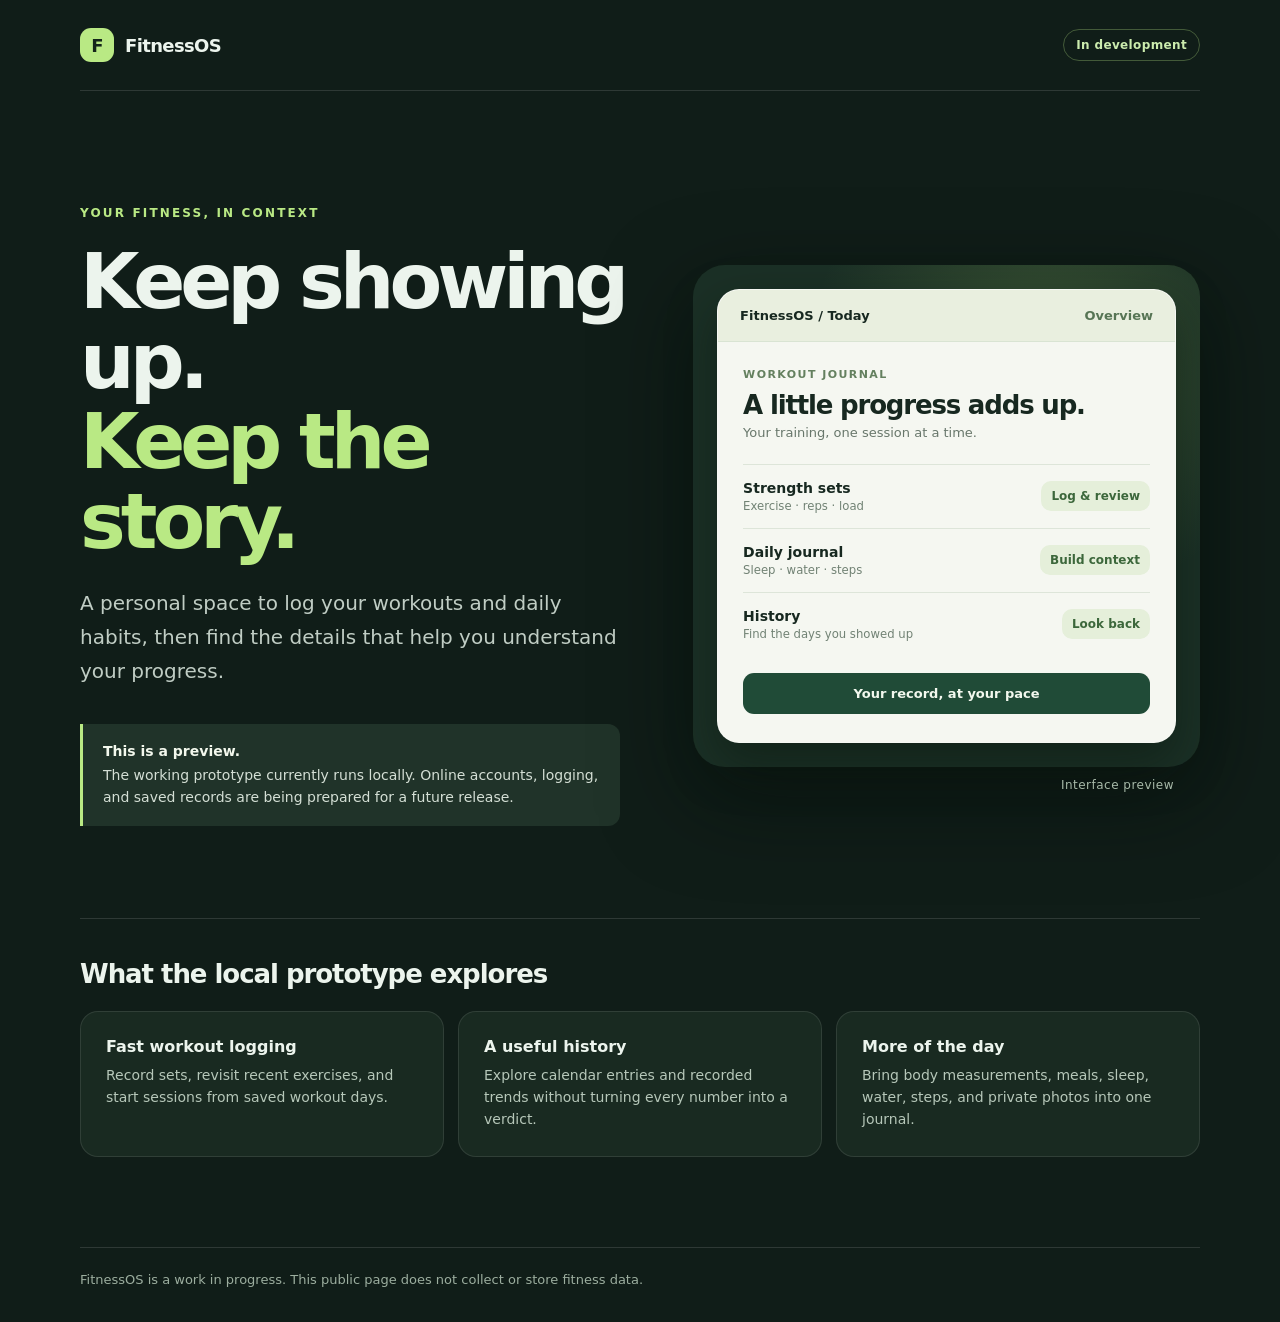
<file: public/index.html>
<!doctype html>
<html lang="en">
<head>
  <meta charset="utf-8">
  <meta name="viewport" content="width=device-width, initial-scale=1">
  <meta name="theme-color" content="#101d18">
  <meta name="description" content="FitnessOS is a personal fitness journal in development, built around quick logging and useful history.">
  <title>FitnessOS — A better record of showing up</title>
  <style>
    :root { color-scheme: dark; font-family: Inter, ui-sans-serif, system-ui, -apple-system, BlinkMacSystemFont, "Segoe UI", sans-serif; }
    * { box-sizing: border-box; }
    body { margin: 0; color: #ecf4ed; background: #101d18; }
    a { color: inherit; }
    .shell { width: min(1120px, calc(100% - 40px)); margin: auto; }
    header { display: flex; align-items: center; justify-content: space-between; padding: 28px 0; border-bottom: 1px solid #ffffff20; }
    .brand { display: inline-flex; align-items: center; gap: 11px; font-size: 18px; font-weight: 750; letter-spacing: -.035em; }
    .mark { display: grid; place-items: center; width: 34px; height: 34px; border-radius: 11px; color: #14251a; background: #b9e984; font-weight: 850; }
    .status { padding: 8px 12px; border: 1px solid #b9e9844d; border-radius: 999px; color: #ccecae; font-size: 12px; font-weight: 650; letter-spacing: .03em; }
    main { display: grid; grid-template-columns: 1.04fr .96fr; align-items: center; gap: clamp(28px, 5vw, 80px); padding: clamp(70px, 9vw, 132px) 0 92px; }
    .eyebrow { color: #b9e984; text-transform: uppercase; letter-spacing: .18em; font-size: 12px; font-weight: 800; }
    h1 { max-width: 670px; margin: 22px 0 24px; font-size: clamp(49px, 6vw, 79px); line-height: 1.04; letter-spacing: -.065em; }
    .accent { color: #b9e984; }
    .intro { max-width: 540px; color: #c0cdc4; line-height: 1.7; font-size: clamp(17px, 1.8vw, 20px); }
    .notice { max-width: 540px; margin-top: 36px; padding: 17px 20px; border-left: 3px solid #b9e984; border-radius: 0 12px 12px 0; background: #203329; color: #d4dfd5; line-height: 1.55; font-size: 14px; }
    .notice strong { display: block; margin-bottom: 3px; color: #f3f8ed; }
    .preview { position: relative; padding: 24px; border-radius: 32px; background: radial-gradient(circle at 70% 20%, #77994d55, transparent 45%), #1b3026; box-shadow: 0 30px 90px #030b0780; }
    .preview::after { content: "Interface preview"; position: absolute; right: 26px; bottom: -25px; color: #a8baa9; font-size: 12px; letter-spacing: .04em; }
    .app { overflow: hidden; border: 1px solid #ffffff1f; border-radius: 22px; background: #f5f7f1; color: #172820; box-shadow: 0 20px 45px #09170d80; }
    .app-top { display: flex; align-items: center; justify-content: space-between; padding: 18px 22px; background: #e9efdf; border-bottom: 1px solid #d9e4d3; font-size: 13px; font-weight: 750; }
    .app-top span:last-child { color: #577555; font-weight: 600; }
    .app-body { padding: 26px 25px 28px; }
    .app-label { color: #64805f; font-size: 11px; font-weight: 800; text-transform: uppercase; letter-spacing: .13em; }
    .app h2 { margin: 9px 0 5px; font-size: 26px; letter-spacing: -.045em; }
    .app p { margin: 0 0 24px; color: #68776b; font-size: 13px; }
    .row { display: flex; align-items: center; justify-content: space-between; gap: 14px; padding: 15px 0; border-top: 1px solid #dde5d9; font-size: 14px; }
    .row b { font-size: 14px; }
    .row small { display: block; margin-top: 3px; color: #718274; }
    .pill { flex: none; padding: 8px 10px; border-radius: 10px; background: #e5efda; color: #3c673b; font-size: 12px; font-weight: 750; }
    .app-foot { margin-top: 17px; padding: 13px; border-radius: 11px; background: #204b37; color: #f2f8ee; text-align: center; font-size: 13px; font-weight: 700; }
    section.features { padding: 40px 0 90px; border-top: 1px solid #ffffff20; }
    .features h2 { margin: 0 0 22px; font-size: 26px; letter-spacing: -.04em; }
    .grid { display: grid; grid-template-columns: repeat(3, 1fr); gap: 14px; }
    .feature { padding: 25px; border: 1px solid #ffffff19; border-radius: 18px; background: #192a21; }
    .feature h3 { margin: 0 0 8px; font-size: 16px; }
    .feature p { margin: 0; color: #b6c7b9; font-size: 14px; line-height: 1.6; }
    footer { padding: 24px 0 35px; border-top: 1px solid #ffffff20; color: #9cae9f; font-size: 13px; }
    @media (max-width: 800px) { main { grid-template-columns: 1fr; padding-top: 72px; } .preview { width: min(100%, 500px); margin: 0 auto 28px; } .grid { grid-template-columns: 1fr; } }
    @media (max-width: 440px) { .shell { width: min(100% - 30px, 1120px); } header { padding: 19px 0; } .status { font-size: 10px; } .preview { padding: 13px; border-radius: 24px; } .app-body { padding: 21px 18px; } h1 { font-size: 51px; } }
  </style>
</head>
<body>
  <div class="shell">
    <header>
      <div class="brand"><span class="mark">F</span> FitnessOS</div>
      <span class="status">In development</span>
    </header>
    <main>
      <div>
        <div class="eyebrow">Your fitness, in context</div>
        <h1>Keep showing up.<br><span class="accent">Keep the story.</span></h1>
        <p class="intro">A personal space to log your workouts and daily habits, then find the details that help you understand your progress.</p>
        <div class="notice"><strong>This is a preview.</strong>The working prototype currently runs locally. Online accounts, logging, and saved records are being prepared for a future release.</div>
      </div>
      <div class="preview" aria-label="Illustrative FitnessOS interface preview">
        <div class="app">
          <div class="app-top"><span>FitnessOS / Today</span><span>Overview</span></div>
          <div class="app-body">
            <div class="app-label">Workout journal</div>
            <h2>A little progress adds up.</h2>
            <p>Your training, one session at a time.</p>
            <div class="row"><div><b>Strength sets</b><small>Exercise · reps · load</small></div><span class="pill">Log & review</span></div>
            <div class="row"><div><b>Daily journal</b><small>Sleep · water · steps</small></div><span class="pill">Build context</span></div>
            <div class="row"><div><b>History</b><small>Find the days you showed up</small></div><span class="pill">Look back</span></div>
            <div class="app-foot">Your record, at your pace</div>
          </div>
        </div>
      </div>
    </main>
    <section class="features" aria-labelledby="features-title">
      <h2 id="features-title">What the local prototype explores</h2>
      <div class="grid">
        <div class="feature"><h3>Fast workout logging</h3><p>Record sets, revisit recent exercises, and start sessions from saved workout days.</p></div>
        <div class="feature"><h3>A useful history</h3><p>Explore calendar entries and recorded trends without turning every number into a verdict.</p></div>
        <div class="feature"><h3>More of the day</h3><p>Bring body measurements, meals, sleep, water, steps, and private photos into one journal.</p></div>
      </div>
    </section>
    <footer>FitnessOS is a work in progress. This public page does not collect or store fitness data.</footer>
  </div>
</body>
</html>
</file>
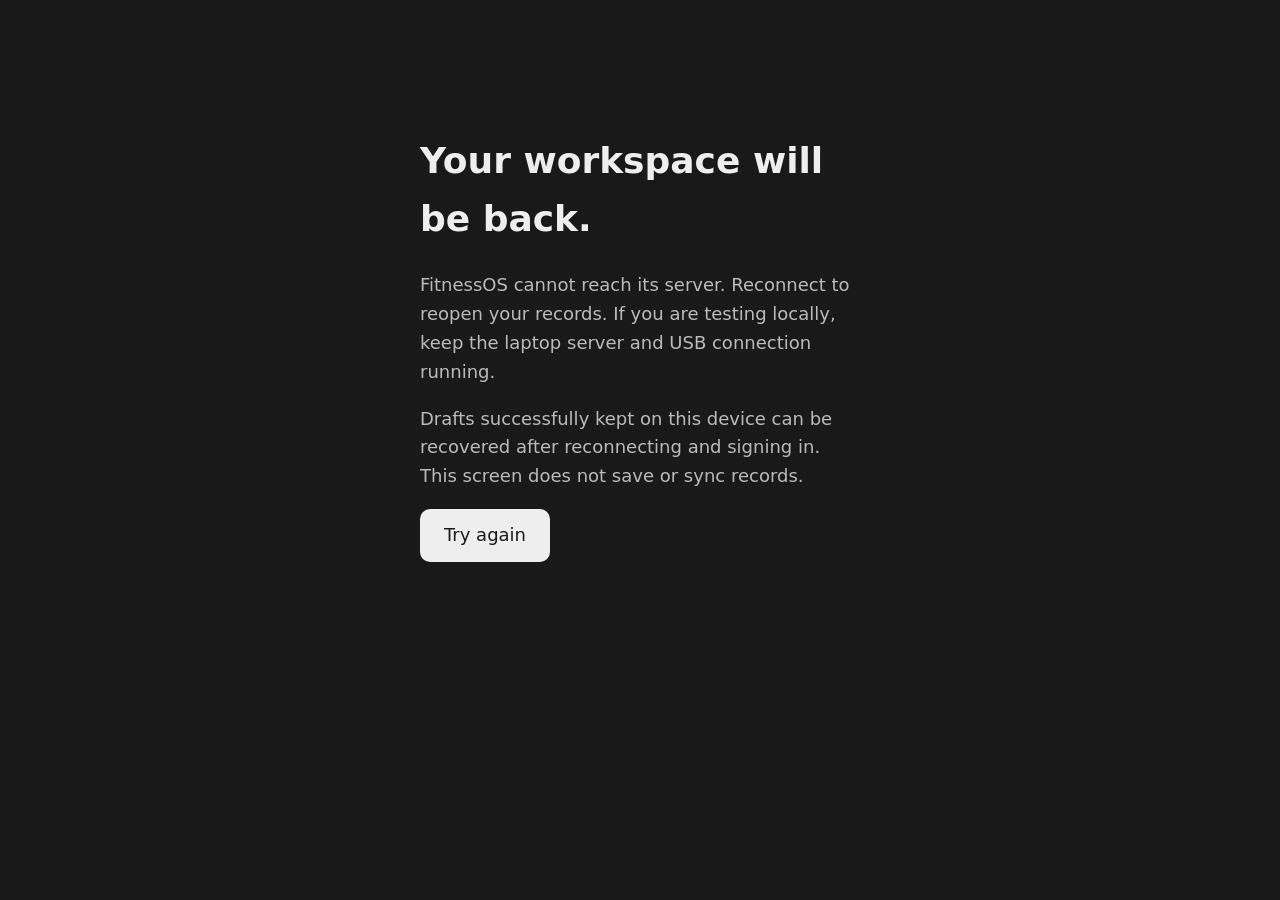
<file: frontend/offline.html>
<!doctype html>
<html lang="en"><head><meta charset="utf-8"><meta name="viewport" content="width=device-width,initial-scale=1"><meta name="theme-color" content="#191919"><title>FitnessOS — reconnect</title>
<style>body{background:#191919;color:#eee;font:18px/1.6 system-ui,sans-serif;margin:0;padding:12vh 24px}main{max-width:440px;margin:auto}a{display:inline-block;background:#eee;color:#191919;padding:12px 24px;border-radius:10px;text-decoration:none}p{color:#bbb}</style></head>
<body><main><h1>Your workspace will be back.</h1><p>FitnessOS cannot reach its server. Reconnect to reopen your records. If you are testing locally, keep the laptop server and USB connection running.</p><p>Drafts successfully kept on this device can be recovered after reconnecting and signing in. This screen does not save or sync records.</p><a href="/">Try again</a></main></body></html>
</file>
